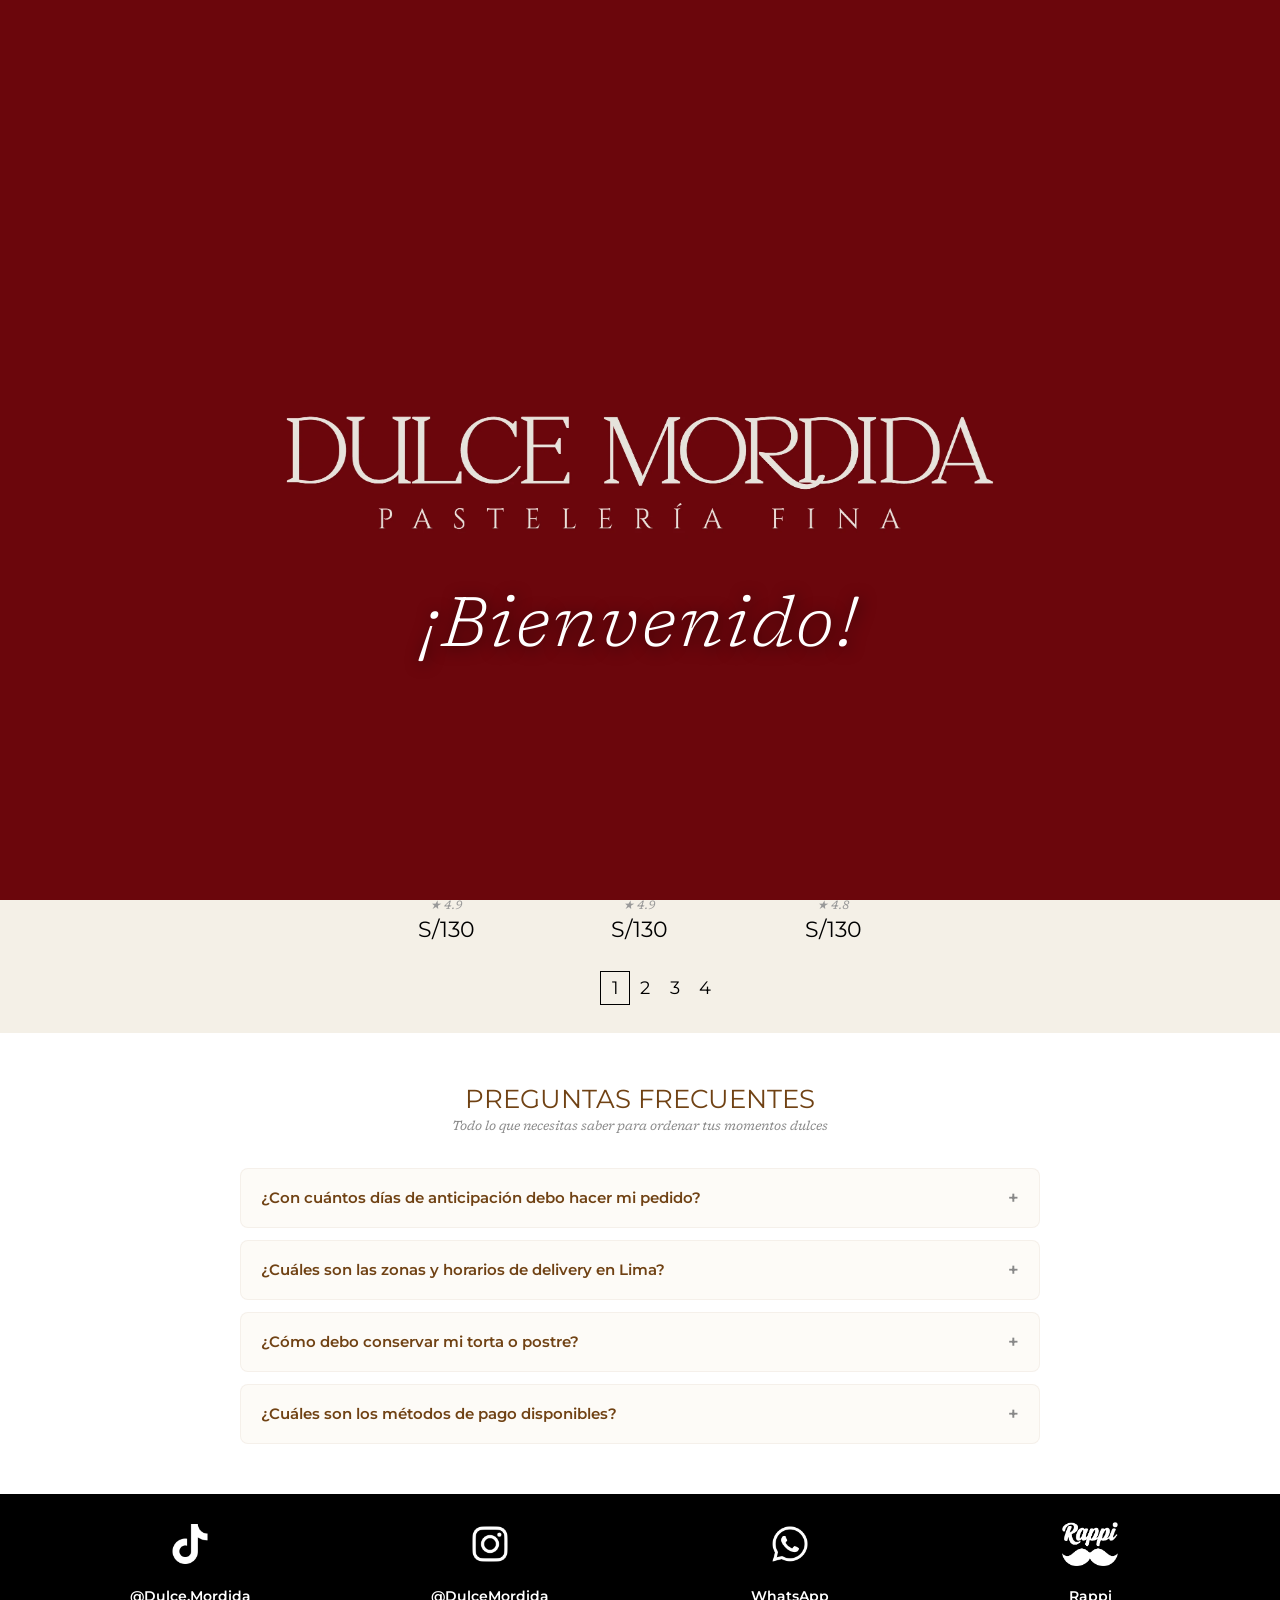
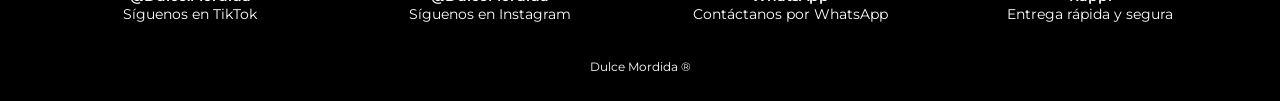
<file: index.html>
<!DOCTYPE html>
<html lang="es">
<head>
    <meta charset="UTF-8">
    <meta name="viewport" content="width=device-width, initial-scale=1.0">
    <title>Dulce Mordida</title>
    <meta name="description" content="Pastelería fina en Lima. Tortas artesanales, temáticas, bowls y bocaditos premium con delivery a domicilio. Haz tu pedido fácil por WhatsApp. 🍰"/>
    <link rel="icon" href="img/logos/favicon.ico"/>
    <link rel="icon" type="image/png" sizes="16x16"   href="img/logos/favicon-16.png"/>
    <link rel="icon" type="image/png" sizes="32x32"   href="img/logos/favicon-32.png"/>
    <link rel="apple-touch-icon"      sizes="180x180"  href="img/logos/favicon-180.png"/>
    <link rel="icon" type="image/png" sizes="192x192"  href="img/logos/favicon-192.png"/>
    <link rel="icon" type="image/png" sizes="512x512"  href="img/logos/favicon-512.png"/>
    <link rel="stylesheet" href="css/styles.css"/>
<!-- Meta tags para redes sociales (Open Graph) -->   
    <meta property="og:title" content="Dulce Mordida | Pastelería Fina en Lima" />
<!-- Descripción atractiva para redes sociales -->
    <meta property="og:description" content="Disfruta de las mejores tortas artesanales, temáticas, bowls y bocaditos premium. Haz tu pedido online con delivery en Lima. 🍰✨" />
<!-- URL canónica de tu sitio web -->
    <meta property="og:url" content="https://www.dulcemordida.com" /> 
    <link rel="canonical" href="https://www.dulcemordida.com"/>
<!-- Imagen atractiva para compartir en redes sociales (debe ser de alta calidad y representar bien tu marca) -->
    <meta property="og:image" content="https://www.dulcemordida.com/img/principal/fondo2.webp" />
<!-- Especificaciones de la imagen para Open Graph -->
    <meta property="og:image:width" content="1200" />
    <meta property="og:image:height" content="630" />
    <meta property="og:image:type" content="image/webp" />
<!-- Tipo de contenido para Open Graph -->
    <meta property="og:type" content="website" />
    <meta property="og:site_name" content="Dulce Mordida" />
<!-- ============================================
     SCHEMA.ORG — DATOS ESTRUCTURADOS PARA GOOGLE
     Permite que Google muestre información rica en
     búsquedas: nombre, horario, teléfono, ubicación.
     
     CÓMO VALIDAR:
     https://search.google.com/test/rich-results
     Pegar la URL del sitio o el código directamente.

     CAMPOS A MANTENER ACTUALIZADOS:
     - opens / closes: horario de atención real
     - priceRange: rango de precios actual
     - telephone: número de WhatsApp
     - sameAs: si cambian las redes sociales
     ============================================ -->
    <script type="application/ld+json">
    {
        "@context": "https://schema.org",
        "@type": "Bakery",
        "name": "Dulce Mordida",
        "url": "https://www.dulcemordida.com",
        "logo": "https://www.dulcemordida.com/img/logos/DulceMordida_1.png",
        "image": "https://www.dulcemordida.com/img/principal/fondo2.webp",
        "description": "Pastelería fina en Lima. Tortas artesanales, temáticas, bowls y bocaditos premium con delivery a domicilio.",
        "telephone": "+51954301376",
        "priceRange": "S/19 - S/200",
        "servesCuisine": "Pastelería",
        "address": {
            "@type": "PostalAddress",
            "addressLocality": "Lima",
            "addressCountry": "PE"
        },
        "geo": {
            "@type": "GeoCoordinates",
            "latitude": -12.0869582,
            "longitude": -76.9757827
        },
        "openingHoursSpecification": {
            "@type": "OpeningHoursSpecification",
            "dayOfWeek": [
                "Monday","Tuesday","Wednesday",
                "Thursday","Friday","Saturday","Sunday"
            ],
            "opens": "11:00",
            "closes": "20:30"
        },
        "sameAs": [
            "https://www.instagram.com/DulceMordida",
            "https://www.tiktok.com/@Dulce.Mordida",
            "https://www.google.com/maps/place/Dulce+Mordida/@-12.0869687,-76.9757827,17z"
        ],
        "hasMap": "https://www.google.com/maps/place/Dulce+Mordida/@-12.0869687,-76.9757827,17z",
        "contactPoint": {
            "@type": "ContactPoint",
            "telephone": "+51954301376",
            "contactType": "customer service",
            "contactOption": "TollFree",
            "availableLanguage": "Spanish"
        }
    }
    </script>
<!-- Google Analytics -->
    <script async src="https://www.googletagmanager.com/gtag/js?id=G-C13V2271BY"></script>
    <script>
      window.dataLayer = window.dataLayer || [];
      function gtag(){dataLayer.push(arguments);}
      gtag('js', new Date());
      gtag('config', 'G-C13V2271BY');
    </script>
</head>
<body>

<!-- Pantalla de Bienvenida (Splash Screen) -->
    <div id="splash-screen" onclick="cerrarSplash()">
        <!-- Esta imagen se estirará por toda la pantalla de fondo -->
        <img src="img/principal/fondo2.webp" alt="Fondo Dulce Mordida" class="splash-bg-image">
        
        <!-- Contenido que flota sobre la imagen -->
        <div class="splash-content">
            <h1 class="splash-text">¡Bienvenido!</h1>
        </div>
    </div>

<!-- Barra de anuncio -->
    <div class="top-announcement-bar">
        <span>✨ Próxima apertura · CC Puruchuco, Ate ✨</span>
    </div>

<!-- Contenido principal -->
    <div class="container">
        <div class="row">

            <div class="col-xs-12 col-s-12 col-m-3 col-l-3">
                <div include-html="partials/menu.html"></div> 
            </div>

            <div class="col-m-9 col-l-6">
                <div include-html="partials/products.html"></div>
            </div>

            <div class="col-m-12 col-l-3">
                <div include-html="partials/aside.html"></div>
            </div>

        </div>
    </div>

<!-- Sección de Preguntas Frecuentes (FAQ) -->

    <div include-html="partials/faq.html"></div>

<!-- Footer -->
    <div include-html="partials/footer.html"></div>

<!-- Scripts -->
    <script src="js/include-html.js"></script> 
    <script src="js/navegation.js"></script>  

<!-- Botón flotante de WhatsApp -->
    <a class="whatsapp-flotante" 
        href="https://wa.me/51954301376?text=Hola%2C%20me%20gustar%C3%ADa%20hacer%20un%20pedido%20%F0%9F%8E%82" 
        target="_blank" 
        rel="noopener noreferrer"
        title="Contáctanos por WhatsApp">
        <img src="img/iconos/whatsapp-brands-solid-full.svg" alt="WhatsApp" width="28"/> 
    </a>

</body>
</html>

<!-- 💡 Un truco de oro cuando subas tu web a internet:
Tanto Instagram como Facebook guardan en su memoria ("caché") la primera versión que ven de una web. 
Si en el futuro cambias esta foto o el texto y ves que en Instagram se sigue mostrando lo viejo, 
solo debes entrar a una herramienta gratuita de Google llamada "Meta Sharing Debugger" 
(Depurador de contenido compartido de Meta). Pegas tu link ahí, le das al botón “Depurar 
/ Volver a extraer” y obligarás a Instagram a actualizar la imagen al instante. -->
</file>
<file: css/styles.css>
@import "colors.css";
@import "fonts.css";
@import "common.css";
@import "grid.css";
@import "menu.css";
@import "products.css";
@import "aside.css";
@import "footer.css";
@import "faq.css";

/* @import "image-effects.css"; ← comentado hasta que tenga contenido */
</file>
